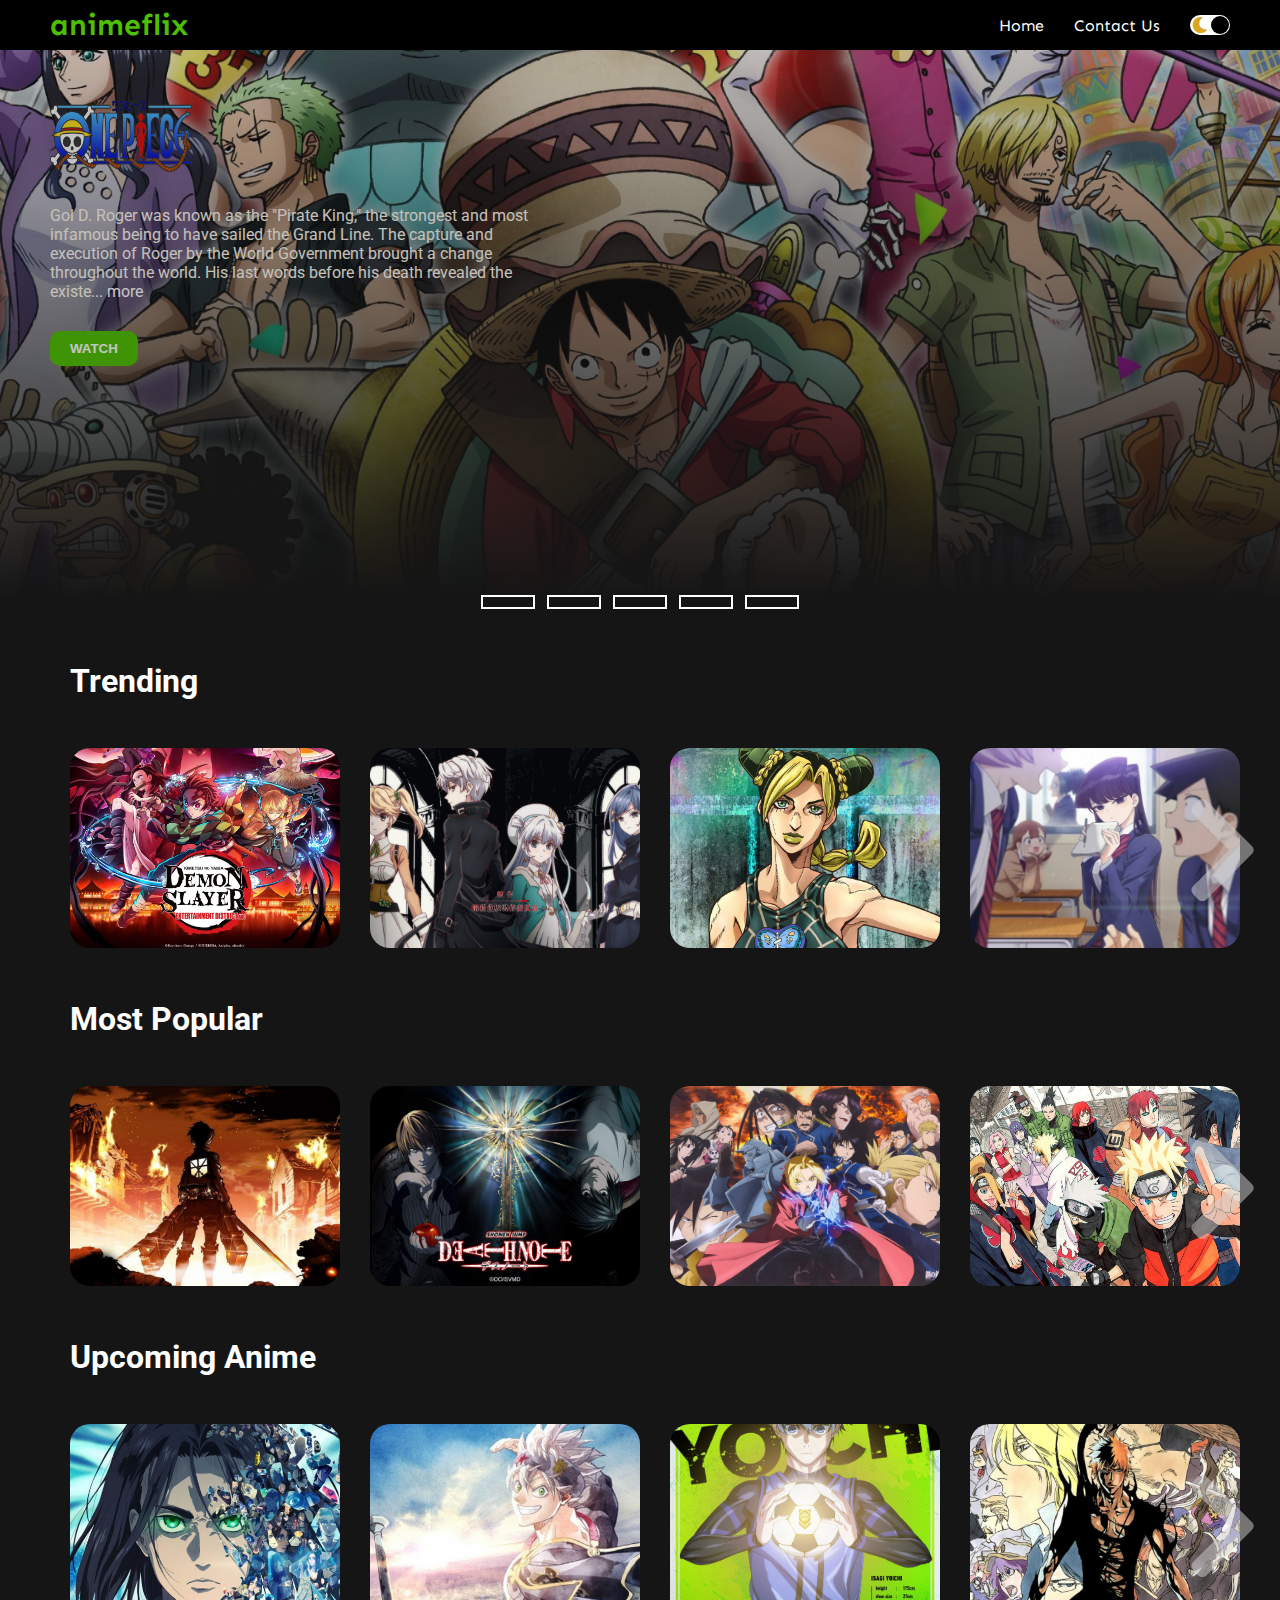
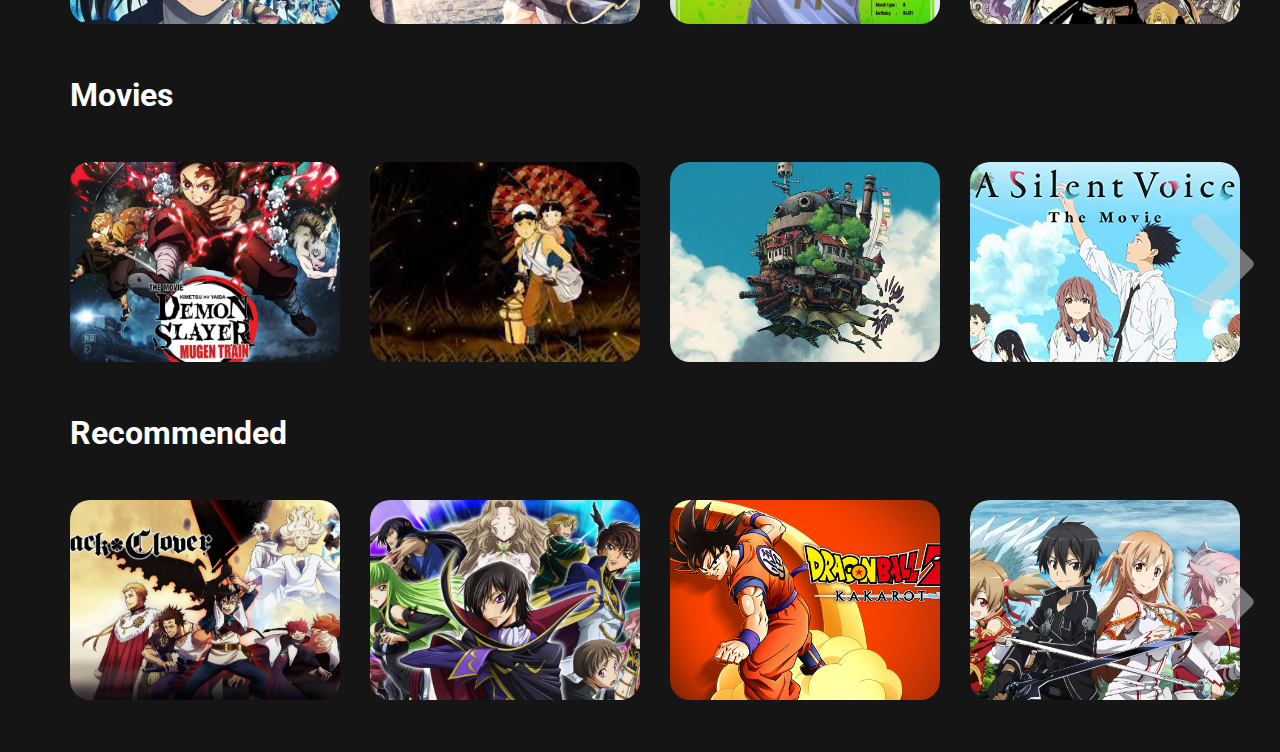
<file: index.html>
<!DOCTYPE html>
<html lang="en" dir="ltr">

<head>
    <meta charset="utf-8" />
    <link rel="stylesheet" href="style.css" />
    <link href="https://fonts.googleapis.com/css2?family=Roboto:wght@100;300;400;500;700;900&family=Sen:wght@400;700;800&display=swap" rel="stylesheet" />
    <link rel="stylesheet" href="https://cdnjs.cloudflare.com/ajax/libs/font-awesome/5.15.2/css/all.min.css" />
    <title>Movie Design</title>
</head>

<body>
    <div class="navbar">
        <div class="navbar-container">
            <div class="logo-container">
                <a href="index.html">
                    <h1 class="logo">animeflix</h1>
                </a>
            </div>
            <div class="menu-container">
                <ul class="menu-list">
                    <li class="menu-list-item"><a href="index.html">Home</a></li>
                    <li class="menu-list-item">
                        <a href="contact/contact.html" target="_self">Contact Us</a>
                    </li>
                </ul>
            </div>
            <div class="toggle">
                <i class="fas fa-moon toggle-icon"></i>
                <i class="fas fa-sun toggle-icon"></i>
                <div class="toggle-ball"></div>
            </div>
        </div>
    </div>
    <!-- <div class="sidebar">
        <i class="left-menu-icon fas fa-search"></i>
        <i class="left-menu-icon fas fa-home"></i>
        <i class="left-menu-icon fas fa-users"></i>
        <i class="left-menu-icon fas fa-bookmark"></i>
        <i class="left-menu-icon fas fa-tv"></i>
        <i class="left-menu-icon fas fa-hourglass-start"></i>
        <i class="left-menu-icon fas fa-shopping-cart"></i>
    </div> -->
    <div class="slidershow middle">
        <div class="slides">
            <input type="radio" name="r" id="r1" checked />
            <input type="radio" name="r" id="r2" />
            <input type="radio" name="r" id="r3" />
            <input type="radio" name="r" id="r4" />
            <input type="radio" name="r" id="r5" />
            <div class="slide s1">
                <div class="featured-content" style="
              background: linear-gradient(to bottom, rgba(0, 0, 0, 0), #151515),
                url('poster/wall/b1.jpg');
              background-position: center;
              opacity: 0.75;
              background-repeat: no-repeat;
              background-size: 1700px;
            ">
                    <img class="featured-title" src="poster/wall/1.png" alt="" />
                    <p class="featured-desc">
                        Gol D. Roger was known as the "Pirate King," the strongest and most infamous being to have sailed the Grand Line. The capture and execution of Roger by the World Government brought a change throughout the world. His last words before his death revealed
                        the existe...
                        <a href="https://en.wikipedia.org/wiki/One_Piece#Synopsis">more</a
              >
            </p>
            <button class="featured-button">
              <a href="https://zoro.to/one-piece-100" target="_blank">WATCH</a>
                        </button>
                </div>
            </div>
            <div class="slide">
                <div class="featured-content" style="
              background: linear-gradient(to bottom, rgba(0, 0, 0, 0), #151515),
                url('poster/wall/b2.jpg');
              background-position: center;
              opacity: 0.75;
              background-repeat: no-repeat;
              background-size: 1700px;
            ">
                    <img class="featured-title" src="poster/wall/2.png" alt="" />
                    <p class="featured-desc">
                        Idly indulging in baseless paranormal activities with the Occult Club, high schooler Yuuji Itadori spends his days at either the clubroom or the hospital, where he visits his bedridden...<a href="https://en.wikipedia.org/wiki/Jujutsu_Kaisen">more</a
              >
            </p>
            <button class="featured-button">
              <a href="https://zoro.to/jujutsu-kaisen-tv-534" target="_blank"
                >WATCH</a
              >
            </button>
          </div>
        </div>
        <div class="slide">
          <div
            class="featured-content"
            style="
              background: linear-gradient(to bottom, rgba(0, 0, 0, 0), #151515),
                url('poster/wall/b3.png');
              background-position: center;
              opacity: 0.75;
              background-repeat: no-repeat;
              background-size: 1700px;
            "
          >
            <img class="featured-title" src="poster/wall/3.png" alt="" />
            <p class="featured-desc">
              Inspired after watching a volleyball ace nicknamed "Little Giant"
              in action, small-statured Shouyou Hinata revives the volleyball
              club at his middle school. The newly-formed team...<a
                href="https://en.wikipedia.org/wiki/Haikyu!!"
                >more</a
              >
            </p>
            <button class="featured-button">
              <a href="https://zoro.to/haikyu-76" target="_blank">WATCH</a>
                        </button>
                </div>
            </div>
            <div class="slide">
                <div class="featured-content" style="
              background: linear-gradient(to bottom, rgba(0, 0, 0, 0), #151515),
                url('poster/wall/b4.jpg');
              background-position: center;
              opacity: 0.75;
              background-repeat: no-repeat;
              background-size: 1700px;
            ">
                    <img class="featured-title" src="poster/wall/4.png" alt="" />
                    <p class="featured-desc">
                        The final hour of the popular virtual reality game Yggdrasil has come. However, Momonga, a powerful wizard and master of the dark guild Ainz Ooal Gown, decides to spend...<a href="https://en.wikipedia.org/wiki/Overlord_(novel_series)">more</a
              >
            </p>
            <button class="featured-button">
              <a href="https://zoro.to/overlord-552" target="_blank">WATCH</a>
                        </button>
                </div>
            </div>
            <div class="slide">
                <div class="featured-content" style="
              background: linear-gradient(to bottom, rgba(0, 0, 0, 0), #151515),
                url('poster/wall/b5.jpg');
              background-position: center;
              opacity: 0.75;
              background-repeat: no-repeat;
              background-size: 1700px;
            ">
                    <img class="featured-title" src="poster/wall/5.png" alt="" />
                    <p class="featured-desc">
                        The appearance of "quirks," newly discovered super powers, has been steadily increasing over the years, with 80 percent of humanity possessing various abilities from manipulation of elements...
                        <a href="https://en.wikipedia.org/wiki/My_Hero_Academia">more</a>
                    </p>
                    <button class="featured-button">
              <a href="https://zoro.to/my-hero-academia-322" target="_blank"
                >WATCH</a
              >
            </button>
                </div>
            </div>
        </div>

        <div class="navigation">
            <label for="r1" class="bar"></label>
            <label for="r2" class="bar"></label>
            <label for="r3" class="bar"></label>
            <label for="r4" class="bar"></label>
            <label for="r5" class="bar"></label>
        </div>
    </div>
    <div class="container">
        <div class="content-container">
            <div class="movie-list-container">
                <h1 class="movie-list-title">Trending</h1>
                <div class="movie-list-wrapper">
                    <div class="movie-list">
                        <div class="movie-list-item">
                            <img class="movie-list-item-img" src="poster/trending/dsea.jpeg" alt="" />
                            <span class="movie-list-item-title">Demon Slayer Entertainment District Arc
                </span>
                            <p class="movie-list-item-desc">
                                Tanjirou and his comrades embark on a new mission within the Yoshiwara Entertainment District to face the demon Daki.
                            </p>
                            <button class="movie-list-item-button">
                  <a
                    href="https://zoro.to/demon-slayer-entertainment-district-arc-17483"
                    target="_blank"
                    >WATCH</a
                  >
                </button>
                        </div>
                        <div class="movie-list-item">
                            <img class="movie-list-item-img" src="poster/trending/fa.png" alt="" />
                            <span class="movie-list-item-title">World's Finest Assassin get Reincarnate</span
                >
                <p class="movie-list-item-desc">
                  "I'm going to live for myself!" The greatest assassin on Earth
                  knew only how to live as a tool for his employers—until they
                  stopped letting him live. <a href="">more</a>
                </p>
                <button class="movie-list-item-button">
                  <a
                    href="https://zoro.to/the-worlds-finest-assassin-gets-reincarnated-in-a-different-world-as-an-aristocrat-17482"
                    target="_blank"
                    >WATCH</a
                  >
                </button>
              </div>
              <div class="movie-list-item">
                <img
                  class="movie-list-item-img"
                  src="poster/trending/jjbs6.jpg"
                  alt=""
                />
                <span class="movie-list-item-title">Jojo Bizarre Season 6</span>
                            <p class="movie-list-item-desc">
                                In Florida, 2011, Jolyne Cujoh sits in a jail cell like her father Joutarou once did; yet this situation is not of her own choice. Framed for a crime...
                            </p>
                            <button class="movie-list-item-button">
                  <a
                    href="https://zoro.to/jojos-bizarre-adventure-part-6-stone-ocean-17826"
                    target="_blank"
                    >WATCH</a
                  >
                </button>
                        </div>
                        <div class="movie-list-item">
                            <img class="movie-list-item-img" src="poster/trending/kcc.jpg" alt="" />
                            <span class="movie-list-item-title">Komi can't Communicate</span
                >
                <p class="movie-list-item-desc">
                  It's Shouko Komi's first day at the prestigious Itan Private
                  High School, and she has already risen to the status of the
                  school's Madonna...
                </p>
                <button class="movie-list-item-button">
                  <a
                    href="https://zoro.to/komi-cant-communicate-17906"
                    target="_blank"
                    >WATCH</a
                  >
                </button>
              </div>
              <div class="movie-list-item">
                <img
                  class="movie-list-item-img"
                  src="poster/trending/pe.jpg"
                  alt=""
                />
                <span class="movie-list-item-title">Platinum End</span>
                            <p class="movie-list-item-desc">
                                After the death of his parents, a young Mirai Kakehashi is left in the care of his abusive relatives. Since then, he has become gloomy and depressed...
                            </p>
                            <button class="movie-list-item-button">
                  <a href="https://zoro.to/platinum-end-17389" target="_blank"
                    >WATCH</a
                  >
                </button>
                        </div>
                        <div class="movie-list-item">
                            <img class="movie-list-item-img" src="poster/trending/tr.jpg" alt="" />
                            <span class="movie-list-item-title">Tokyo Revengers</span>
                            <p class="movie-list-item-desc">
                                Takemichi Hanagaki's life is at an all-time low. Just when he thought it couldn't get worse, he finds out that Hinata Tachibana, his ex-girlfriend, was murdered by the..
                            </p>
                            <button class="movie-list-item-button">
                  <a
                    href="https://zoro.to/tokyo-revengers-15585"
                    target="_blank"
                    >WATCH</a
                  >
                </button>
                        </div>
                        <div class="movie-list-item">
                            <img class="movie-list-item-img" src="poster/trending/tod.jpg" alt="" />
                            <span class="movie-list-item-title">Takt Op destiny</span>
                            <p class="movie-list-item-desc">
                                The musical composition formed a dwelling power in the girl. A legendary opera, a magnificent composition created in the past. A new life—"Musicart"—imbued with the score...
                            </p>
                            <button class="movie-list-item-button">
                  <a
                    href="https://zoro.to/takt-op-destiny-17764"
                    target="_blank"
                    >WATCH</a
                  >
                </button>
                        </div>
                    </div>
                    <i class="fas fa-chevron-right arrow"></i>
                </div>
            </div>
            <div class="movie-list-container">
                <h1 class="movie-list-title">Most Popular</h1>
                <div class="movie-list-wrapper">
                    <div class="movie-list">
                        <div class="movie-list-item">
                            <img class="movie-list-item-img" src="poster/mp/aot.jpg" alt="" />
                            <span class="movie-list-item-title">Attack on Titan</span>
                            <p class="movie-list-item-desc">
                                Centuries ago, mankind was slaughtered to near extinction by monstrous humanoid creatures called titans, forcing humans to hide in fear behind enormous...
                            </p>
                            <button class="movie-list-item-button">
                  <a href="https://zoro.to/attack-on-titan-112" target="_blank"
                    >WATCH</a
                  >
                </button>
                        </div>
                        <div class="movie-list-item">
                            <img class="movie-list-item-img" src="poster/mp/dn.jpg" alt="" />
                            <span class="movie-list-item-title">Death Note</span>
                            <p class="movie-list-item-desc">
                                A shinigami, as a god of death, can kill any person—provided they see their victim's face and write their victim's name in a notebook called a Death Note...
                            </p>
                            <button class="movie-list-item-button">
                  <a href="https://zoro.to/death-note-60" target="_blank"
                    >WATCH</a
                  >
                </button>
                        </div>
                        <div class="movie-list-item">
                            <img class="movie-list-item-img" src="poster/mp/fmb.jpg" alt="" />
                            <span class="movie-list-item-title">FullMetal Alchemist BrotherHood</span
                >
                <p class="movie-list-item-desc">
                  "In order for something to be obtained, something of equal
                  value must be lost." Alchemy is bound by this Law of
                  Equivalent Exchange—something the young brothers Edward and
                  Alphonse Elric...
                </p>
                <button class="movie-list-item-button">
                  <a
                    href="https://zoro.to/fullmetal-alchemist-brotherhood-1"
                    target="_blank"
                    >WATCH</a
                  >
                </button>
              </div>
              <div class="movie-list-item">
                <img
                  class="movie-list-item-img"
                  src="poster/mp/naruto.jpg"
                  alt=""
                />
                <span class="movie-list-item-title">Naruto</span>
                            <p class="movie-list-item-desc">
                                Moments prior to Naruto Uzumaki's birth, a huge demon known as the Kyuubi, the Nine-Tailed Fox, attacked Konohagakure, the Hidden Leaf Village,..
                            </p>
                            <button class="movie-list-item-button">
                  <a href="https://zoro.to/naruto-677" target="_blank">WATCH</a>
                </button>
                        </div>
                        <div class="movie-list-item">
                            <img class="movie-list-item-img" src="poster/mp/opm.jpg" alt="" />
                            <span class="movie-list-item-title">One Punch Man</span>
                            <p class="movie-list-item-desc">
                                The seemingly ordinary and unimpressive Saitama has a rather unique hobby: being a hero. In order to pursue his childhood dream, he trained relentlessly...
                            </p>
                            <button class="movie-list-item-button">
                  <a href="https://zoro.to/one-punch-man-63" target="_blank"
                    >WATCH</a
                  >
                </button>
                        </div>
                        <div class="movie-list-item">
                            <img class="movie-list-item-img" src="poster/mp/op.jpg" alt="" />
                            <span class="movie-list-item-title">One Piece</span>
                            <p class="movie-list-item-desc">
                                Gol D. Roger was known as the "Pirate King," the strongest and most infamous being to have sailed the Grand Line. The capture and execution of Roger
                            </p>
                            <button class="movie-list-item-button">
                  <a href="https://zoro.to/one-piece-100" target="_blank"
                    >WATCH</a
                  >
                </button>
                        </div>
                        <div class="movie-list-item">
                            <img class="movie-list-item-img" src="poster/mp/b.jpg" alt="" />
                            <span class="movie-list-item-title">Bleach</span>
                            <p class="movie-list-item-desc">
                                Ichigo Kurosaki is an ordinary high schooler—until his family is attacked by a Hollow, a corrupt spirit that seeks to devour human souls. It is then that he meets a Soul Reaper...
                            </p>
                            <button class="movie-list-item-button">
                  <a href="https://zoro.to/bleach-806" target="_blank">WATCH</a>
                </button>
                        </div>
                    </div>
                    <i class="fas fa-chevron-right arrow"></i>
                </div>
            </div>
            <div class="movie-list-container">
                <h1 class="movie-list-title">Upcoming Anime</h1>
                <div class="movie-list-wrapper">
                    <div class="movie-list">
                        <div class="movie-list-item">
                            <img class="movie-list-item-img" src="poster/upcoming/aots4p2.jpg" alt="" />
                            <span class="movie-list-item-title">Attack on Titan Season 4(Part2)</span
                >
                <p class="movie-list-item-desc">Release Date: January 2022</p>
                <button class="movie-list-item-button">
                  <a
                    href="https://www.youtube.com/watch?v=vQehygKHks0"
                    target="_blank"
                    >Trailer</a
                  >
                </button>
              </div>
              <div class="movie-list-item">
                <img
                  class="movie-list-item-img"
                  src="poster/upcoming/bcm.jpg"
                  alt=""
                />
                <span class="movie-list-item-title">Black Clover Movie</span>
                            <p class="movie-list-item-desc">Release Date:2022</p>
                            <button class="movie-list-item-button">
                  <a
                    href="https://www.youtube.com/watch?v=asHaHwMkViU"
                    target="_blank"
                    >Trailer</a
                  >
                </button>
                        </div>
                        <div class="movie-list-item">
                            <img class="movie-list-item-img" src="poster/upcoming/bl.jpg" alt="" />
                            <span class="movie-list-item-title">Blue Lock</span>
                            <p class="movie-list-item-desc">Release Date:2022</p>
                            <button class="movie-list-item-button">
                  <a
                    href="https://www.youtube.com/watch?v=2PAOSbOW2Gg"
                    target="_blank"
                    >Trailer</a
                  >
                </button>
                        </div>
                        <div class="movie-list-item">
                            <img class="movie-list-item-img" src="poster/upcoming/bleach.jpg" alt="" />
                            <span class="movie-list-item-title">Bleach Thousand Year Blood War Arc</span
                >
                <p class="movie-list-item-desc">Release Date:2022</p>
                <button class="movie-list-item-button">
                  <a
                    href="https://www.youtube.com/watch?v=5osSMmB1zVA"
                    target="_blank"
                    >Trailer</a
                  >
                </button>
              </div>
              <div class="movie-list-item">
                <img
                  class="movie-list-item-img"
                  src="poster/upcoming/csm.jpg"
                  alt=""
                />
                <span class="movie-list-item-title">Chainsaw Man</span>
                            <p class="movie-list-item-desc">Release Date:2022</p>
                            <button class="movie-list-item-button">
                  <a
                    href="https://www.youtube.com/watch?v=eyonP1AgC0k"
                    target="_blank"
                    >Trailer</a
                  >
                </button>
                        </div>
                        <div class="movie-list-item">
                            <img class="movie-list-item-img" src="poster/upcoming/jjk0.jpg" alt="" />
                            <span class="movie-list-item-title">jujutsu Kaisen Movie 0</span
                >
                <p class="movie-list-item-desc">
                  Release Date: December 24,2021
                </p>
                <button class="movie-list-item-button">
                  <a
                    href="https://www.youtube.com/watch?v=-iun6KPT4SM"
                    target="_blank"
                    >Trailer</a
                  >
                </button>
              </div>
              <div class="movie-list-item">
                <img
                  class="movie-list-item-img"
                  src="/poster/upcoming/rosh.jpg"
                  alt=""
                />
                <span class="movie-list-item-title"
                  >Rising of the Sheild Hero Season 2</span
                >
                <p class="movie-list-item-desc">Release Date: April 2022</p>
                <button class="movie-list-item-button">
                  <a
                    href="https://www.youtube.com/watch?v=LsCLE7IaILI"
                    target="_blank"
                    >Trailer</a
                  >
                </button>
              </div>
            </div>
            <i class="fas fa-chevron-right arrow"></i>
          </div>
        </div>
        <div class="movie-list-container">
          <h1 class="movie-list-title">Movies</h1>
          <div class="movie-list-wrapper">
            <div class="movie-list">
              <div class="movie-list-item">
                <img
                  class="movie-list-item-img"
                  src="poster/movie/dsmt.jpeg"
                  alt=""
                />
                <span class="movie-list-item-title"
                  >Demon Slayer Mugen Train</span
                >
                <p class="movie-list-item-desc">
                  After a string of mysterious disappearances begin to plague a
                  train, the Demon Slayer Corps' multiple attempts to remedy the
                  problem prove fruitless. To prevent further casualties,...
                </p>
                <button class="movie-list-item-button">
                  <a
                    href="https://zoro.to/kimetsu-no-yaiba-movie-mugen-ressha-hen-15763"
                    target="_blank"
                    >WATCH</a
                  >
                </button>
              </div>
              <div class="movie-list-item">
                <img
                  class="movie-list-item-img"
                  src="poster/movie/gotf.jpg"
                  alt=""
                />
                <span class="movie-list-item-title"
                  >Grave of the Fireflies</span
                >
                <p class="movie-list-item-desc">
                  As World War II reaches its conclusion in 1945, Japan faces
                  widespread destruction in the form of American bombings,
                  devastating city after city. Hotaru no Haka, also known ...
                </p>
                <button class="movie-list-item-button">
                  <a
                    href="https://zoro.to/grave-of-the-fireflies-96"
                    target="_blank"
                    >WATCH</a
                  >
                </button>
              </div>
              <div class="movie-list-item">
                <img
                  class="movie-list-item-img"
                  src="poster/movie/hmc.jpg"
                  alt=""
                />
                <span class="movie-list-item-title">Howl's Moving Castle</span>
                            <p class="movie-list-item-desc">
                                That jumbled piece of architecture, that cacophony of hissing steam and creaking joints, with smoke billowing from it as it moves on its own... That castle is home to the...
                            </p>
                            <button class="movie-list-item-button">
                  <a
                    href="https://zoro.to/howls-moving-castle-49"
                    target="_blank"
                    >WATCH</a
                  >
                </button>
                        </div>
                        <div class="movie-list-item">
                            <img class="movie-list-item-img" src="poster/movie/sv.jpg" alt="" />
                            <span class="movie-list-item-title">A Silent Voice</span>
                            <p class="movie-list-item-desc">
                                As a wild youth, elementary school student Shouya Ishida sought to beat boredom in the cruelest ways. When the deaf Shouko Nishimiya transfers into his class, Shouya and...
                            </p>
                            <button class="movie-list-item-button">
                  <a href="https://zoro.to/a-silent-voice-11" target="_blank"
                    >WATCH</a
                  >
                </button>
                        </div>
                        <div class="movie-list-item">
                            <img class="movie-list-item-img" src="poster/movie/wwy.jpg" alt="" />
                            <span class="movie-list-item-title">Weathering with you</span>
                            <p class="movie-list-item-desc">
                                Tokyo is currently experiencing rain showers that seem to disrupt the usual pace of everyone living there to no end. Amidst this seemingly eternal downpour arrives the runaway...
                            </p>
                            <button class="movie-list-item-button">
                  <a
                    href="https://zoro.to/weathering-with-you-111"
                    target="_blank"
                    >WATCH</a
                  >
                </button>
                        </div>
                        <div class="movie-list-item">
                            <img class="movie-list-item-img" src="poster/movie/yn.jpg" alt="" />
                            <span class="movie-list-item-title">Your Name</span>
                            <p class="movie-list-item-desc">
                                Mitsuha Miyamizu, a high school girl, yearns to live the life of a boy in the bustling city of Tokyo—a dream that stands in stark contrast to her present life in the countryside...
                            </p>
                            <button class="movie-list-item-button">
                  <a href="https://zoro.to/your-name-10" target="_blank"
                    >WATCH</a
                  >
                </button>
                        </div>
                        <div class="movie-list-item">
                            <img class="movie-list-item-img" src="poster/movie/p.png" alt="" />
                            <span class="movie-list-item-title">I want to eat your pancreas</span
                >
                <p class="movie-list-item-desc">
                  The aloof protagonist: a bookworm who is deeply detached from
                  the world he resides in. He has no interest in others and is
                  firmly convinced that nobody has any interest in him either...
                </p>
                <button class="movie-list-item-button">
                  <a
                    href="https://zoro.to/i-want-to-eat-your-pancreas-70"
                    target="_blank"
                    >WATCH</a
                  >
                </button>
              </div>
            </div>
            <i class="fas fa-chevron-right arrow"></i>
          </div>
        </div>
        <div class="movie-list-container">
          <h1 class="movie-list-title">Recommended</h1>
          <div class="movie-list-wrapper">
            <div class="movie-list">
              <div class="movie-list-item">
                <img
                  class="movie-list-item-img"
                  src="poster/recomm/bc.jpg"
                  alt=""
                />
                <span class="movie-list-item-title">Black Clover</span>
                            <p class="movie-list-item-desc">
                                Asta and Yuno were abandoned at the same church on the same day. Raised together as children, they came to know of the "Wizard King"—a title given to the strongest mage...
                            </p>
                            <button class="movie-list-item-button">
                  <a href="https://zoro.to/black-clover-2404" target="_blank"
                    >WATCH</a
                  >
                </button>
                        </div>
                        <div class="movie-list-item">
                            <img class="movie-list-item-img" src="poster/recomm/cg.jpg" alt="" />
                            <span class="movie-list-item-title">Code Geass</span>
                            <p class="movie-list-item-desc">
                                In the year 2010, the Holy Empire of Britannia is establishing itself as a dominant military nation, starting with the conquest of Japan. Renamed to Area 11 after its swift defeat,...
                            </p>
                            <button class="movie-list-item-button">
                  <a
                    href="https://zoro.to/code-geass-lelouch-of-the-rebellion-41"
                    target="_blank"
                    >WATCH</a
                  >
                </button>
                        </div>
                        <div class="movie-list-item">
                            <img class="movie-list-item-img" src="poster/recomm/dbz.jpg" alt="" />
                            <span class="movie-list-item-title">Dragon Ball Z</span>
                            <p class="movie-list-item-desc">
                                Five years after winning the World Martial Arts tournament, SON-Goku is now living a peaceful life with his wife and son. This changes, however, with the arrival of a mysterious enemy...
                            </p>
                            <button class="movie-list-item-button">
                  <a href="https://zoro.to/dragon-ball-z-325" target="_blank"
                    >WATCH</a
                  >
                </button>
                        </div>
                        <div class="movie-list-item">
                            <img class="movie-list-item-img" src="poster/recomm/sao.jpg" alt="" />
                            <span class="movie-list-item-title">Sword Art Online</span>
                            <p class="movie-list-item-desc">
                                In the year 2022, virtual reality has progressed by leaps and bounds, and a massive online role-playing game called Sword Art Online (SAO) is launched. With the aid of "NerveGear"...
                            </p>
                            <button class="movie-list-item-button">
                  <a
                    href="https://zoro.to/sword-art-online-2274"
                    target="_blank"
                    >WATCH</a
                  >
                </button>
                        </div>
                        <div class="movie-list-item">
                            <img class="movie-list-item-img" src="poster/recomm/hxh.jpg" alt="" />
                            <span class="movie-list-item-title">Hunter X Hunter</span>
                            <p class="movie-list-item-desc">
                                Hunter x Hunter is set in a world where Hunters exist to perform all manner of dangerous tasks like capturing criminals and bravely searching for lost treasures in uncharted territories...
                            </p>
                            <button class="movie-list-item-button">
                  <a href="https://zoro.to/hunter-x-hunter-2" target="_blank"
                    >WATCH</a
                  >
                </button>
                        </div>
                        <div class="movie-list-item">
                            <img class="movie-list-item-img" src="poster/recomm/g.jpg" alt="" />
                            <span class="movie-list-item-title">Gintama</span>
                            <p class="movie-list-item-desc">
                                The Amanto, aliens from outer space, have invaded Earth and taken over feudal Japan. As a result, a prohibition on swords has been established, and the samurai of Japan are treated with...
                            </p>
                            <button class="movie-list-item-button">
                  <a href="https://zoro.to/gintama-13" target="_blank">WATCH</a>
                </button>
                        </div>
                        <div class="movie-list-item">
                            <img class="movie-list-item-img" src="poster/recomm/tg.jpg" alt="" />
                            <span class="movie-list-item-title">Tokyo Ghoul</span>
                            <p class="movie-list-item-desc">
                                Tokyo has become a cruel and merciless city—a place where vicious creatures called "ghouls" exist alongside humans. The citizens of this once great metropolis live in constant fear...
                            </p>
                            <button class="movie-list-item-button">
                  <a href="https://zoro.to/tokyo-ghoul-790" target="_blank"
                    >WATCH</a
                  >
                </button>
                        </div>
                    </div>
                    <i class="fas fa-chevron-right arrow"></i>
                </div>
            </div>
        </div>
    </div>
    <script src="javascript.js"></script>
</body>

</html>
</file>
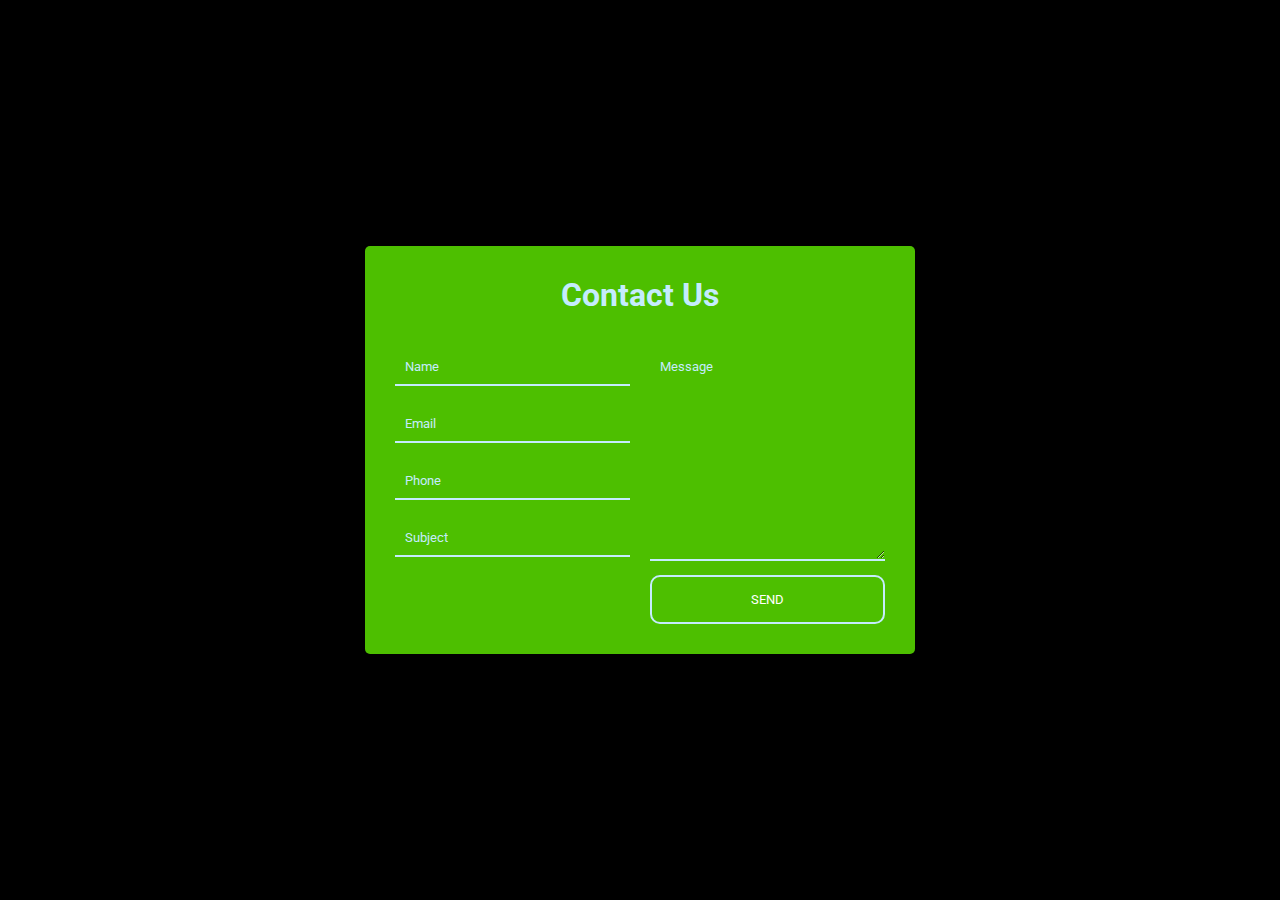
<file: contact/contact.html>
<!DOCTYPE html>
<html lang="en">

<head>
    <meta charset="utf-8" />
    <meta http-equiv="X-UA-Compatible" content="IE=edge" />
    <title>Contact</title>
    <meta name="description" content="" />
    <meta name="viewport" content="width=device-width, initial-scale=1" />
    <link rel="stylesheet" href="contact.css" />
</head>

<body>
    <div class="wrapper">
        <div class="title">
            <h1>Contact Us</h1>
        </div>

        <form action="contact.php" method="post">
            <div class="contact-form">
                <div class="input-fields">
                    <input type="text" class="input" name="name" placeholder="Name" required />
                    <input type="email" class="input" name="email" placeholder="Email" required />
                    <input type="number" class="input" name="phone" placeholder="Phone" min="1000000000" max="9999999999" required />
                    <input type="text" class="input" name="subject" placeholder="Subject" required />
                </div>
                <div class="msg">
                    <div>
                        <textarea placeholder="Message" name="message"></textarea>
                    </div>
                    <div class="btn">
                        <input type="submit" name="submit" value="SEND" />
                    </div>
                </div>
            </div>
        </form>
    </div>
</body>

</html>
</file>
<file: style.css>
* {
    margin: 0;
}

body {
    font-family: "Roboto", sans-serif;
}

a {
    color: white;
    text-decoration: none;
}


/* a:hover {
    color: floralwhite;
    text-decoration: underline;
} */

.navbar {
    width: 100%;
    height: 50px;
    /* background-color: black; */
    position: relative;
    top: 0;
}

.navbar-container {
    display: flex;
    align-items: center;
    background-color: black;
    color: white;
    padding: 0 50px;
    height: 100%;
    font-family: "Sen", sans-serif;
}

.logo-container {
    flex: 1;
}

.logo {
    font-size: 30px;
    color: #4dbf00;
    text-decoration: none;
}

.menu-container {
    flex-direction: row;
    align-items: center;
    justify-content: flex-end;
}

.menu-list {
    display: flex;
    list-style: none;
}

.menu-list-item {
    margin-right: 30px;
}

.menu-list-item:hover {
    font-weight: bold;
    text-transform: uppercase;
}

.toggle {
    width: 40px;
    height: 20px;
    background-color: white;
    border-radius: 30px;
    display: flex;
    align-items: center;
    justify-content: space-around;
    position: relative;
}

.toggle-icon {
    color: goldenrod;
}

.toggle-ball {
    width: 18px;
    height: 18px;
    background-color: black;
    position: absolute;
    right: 1px;
    border-radius: 50%;
    cursor: pointer;
    transition: 1s ease all;
}


/* .sidebar {
    width: 50px;
    height: 100%;
    background-color: black;
    position: fixed;
    top: 0;
    display: flex;
    flex-direction: column;
    align-items: center;
    padding-top: 60px;
} */


/* .left-menu-icon {
    color: white;
    font-size: 20px;
    margin-bottom: 40px;
} */

.container {
    background-color: #151515;
    min-height: calc(100vh - 50px);
    color: white;
}

.content-container {
    margin-left: 50px;
    margin-top: 68vh;
}

.featured-content {
    height: 50vh;
    padding: 50px;
    /* margin-left: 50px; */
}

.featured-title {
    width: 200px;
}

.featured-desc {
    width: 500px;
    color: floralwhite;
    margin: 30px 0;
}

.featured-button {
    background-color: #4dbf00;
    color: white;
    padding: 10px 20px;
    border-radius: 10px;
    border: none;
    outline: none;
    font-weight: bold;
}

.movie-list-container {
    padding: 0 20px;
}

.movie-list-wrapper {
    position: relative;
    overflow: hidden;
}

.movie-list {
    display: flex;
    align-items: center;
    height: 300px;
    transform: translateX(0);
    transition: all 1s ease-in-out;
}

.movie-list-item {
    margin-right: 30px;
    position: relative;
}

.movie-list-item:hover .movie-list-item-img {
    transform: scale(1.2);
    margin: 0 30px;
    opacity: 0.5;
}

.movie-list-item:hover .movie-list-item-title,
.movie-list-item:hover .movie-list-item-desc,
.movie-list-item:hover .movie-list-item-button {
    opacity: 1;
}

.movie-list-item-img {
    transition: all 1s ease-in-out;
    width: 270px;
    height: 200px;
    object-fit: cover;
    border-radius: 20px;
    border-color: black;
}

.movie-list-item-title {
    background-color: #333;
    padding: 0 10px;
    font-size: 16px;
    font-weight: bold;
    position: absolute;
    top: 10%;
    left: 50px;
    opacity: 0;
    transition: 1s all ease-in-out;
}

.movie-list-item-desc {
    background-color: #333;
    padding: 10px;
    font-size: 12px;
    position: absolute;
    top: 30%;
    left: 50px;
    width: 230px;
    opacity: 0;
    transition: 1s all ease-in-out;
}

.movie-list-item-button {
    padding: 10px;
    background-color: #4dbf00;
    color: white;
    border-radius: 10px;
    outline: none;
    border: none;
    cursor: pointer;
    position: absolute;
    bottom: 20px;
    left: 50px;
    opacity: 0;
    transition: 1s all ease-in-out;
}

.arrow {
    font-size: 120px;
    position: absolute;
    top: 90px;
    right: 0;
    color: lightgray;
    opacity: 0.5;
    cursor: pointer;
}

.container.active {
    background-color: white;
}

.movie-list-title.active {
    color: black;
}


/* .navbar-container.active {
    background-color: white;
    color: black;
} */


/* .sidebar.active {
    background-color: white;
} */


/* .left-menu-icon.active {
    color: black;
} */

.toggle.active {
    background-color: black;
}

.toggle-ball.active {
    background-color: white;
    transform: translateX(-20px);
}

@media only screen and (max-width: 940px) {
    .menu-container {
        display: none;
    }
}

body {
    margin: 0;
    padding: 0;
    background: #151515;
}

.slidershow {
    width: 100%;
    height: 65vh;
    overflow: hidden;
}

.middle {
    position: absolute;
    /* top: 50%;
  left: 50%;
  transform: translate(-50%,-50%); */
}

.navigation {
    position: absolute;
    bottom: 20px;
    left: 50%;
    transform: translateX(-50%);
    display: flex;
}

.bar {
    width: 50px;
    height: 10px;
    border: 2px solid #fff;
    margin: 6px;
    cursor: pointer;
    transition: 0.4s;
}

.bar:hover {
    background: #fff;
}

input[name="r"] {
    position: absolute;
    visibility: hidden;
}

.slides {
    width: 500%;
    height: 100%;
    display: flex;
}

.slide {
    width: 20%;
    transition: 0.6s;
}

.slide img {
    width: 12%;
    height: 16%;
}

#r1:checked~.s1 {
    margin-left: 0;
}

#r2:checked~.s1 {
    margin-left: -20%;
}

#r3:checked~.s1 {
    margin-left: -40%;
}

#r4:checked~.s1 {
    margin-left: -60%;
}

#r5:checked~.s1 {
    margin-left: -80%;
}
</file>
<file: contact/contact.css>
@import url('https://fonts.googleapis.com/css?family=Roboto');
* {
    margin: 0;
    padding: 0;
    box-sizing: border-box;
    outline: none;
    font-family: 'Roboto', sans-serif;
}

body {
    background-color: black;
    background-size: cover;
    height: 100vh;
}

.wrapper {
    position: absolute;
    top: 50%;
    left: 50%;
    transform: translate(-50%, -50%);
    width: 100%;
    max-width: 550px;
    background: #4dbf00;
    padding: 30px;
    border-radius: 5px;
    box-shadow: 0 0 10px rgba(0, 0, 0, 0.3);
}

.wrapper .title h1 {
    color: #c5ecfd;
    text-align: center;
    margin-bottom: 25px;
}

.contact-form {
    display: flex;
}

.input-fields {
    display: flex;
    flex-direction: column;
    margin-right: 4%;
}

.input-fields,
.msg {
    width: 48%;
}

.input-fields .input,
.msg textarea {
    margin: 10px 0;
    background: transparent;
    border: 0px;
    border-bottom: 2px solid #c5ecfd;
    padding: 10px;
    color: #c5ecfd;
    width: 100%;
}

.msg textarea {
    height: 212px;
}

::-webkit-input-placeholder {
    /* Chrome/Opera/Safari */
    color: #c5ecfd;
}

::-moz-placeholder {
    /* Firefox 19+ */
    color: #c5ecfd;
}

:-ms-input-placeholder {
    /* IE 10+ */
    color: #c5ecfd;
}

.btn input[type=submit] {
    background: #4dbf00;
    text-align: center;
    padding: 15px;
    border-radius: 10px;
    color: #fff;
    cursor: pointer;
    border: 2px solid #c5ecfd;
    width: 100%;
}

@media screen and (max-width: 600px) {
    .contact-form {
        flex-direction: column;
    }
    .msg textarea {
        height: 80px;
    }
    .input-fields,
    .msg {
        width: 100%;
    }
}
</file>
